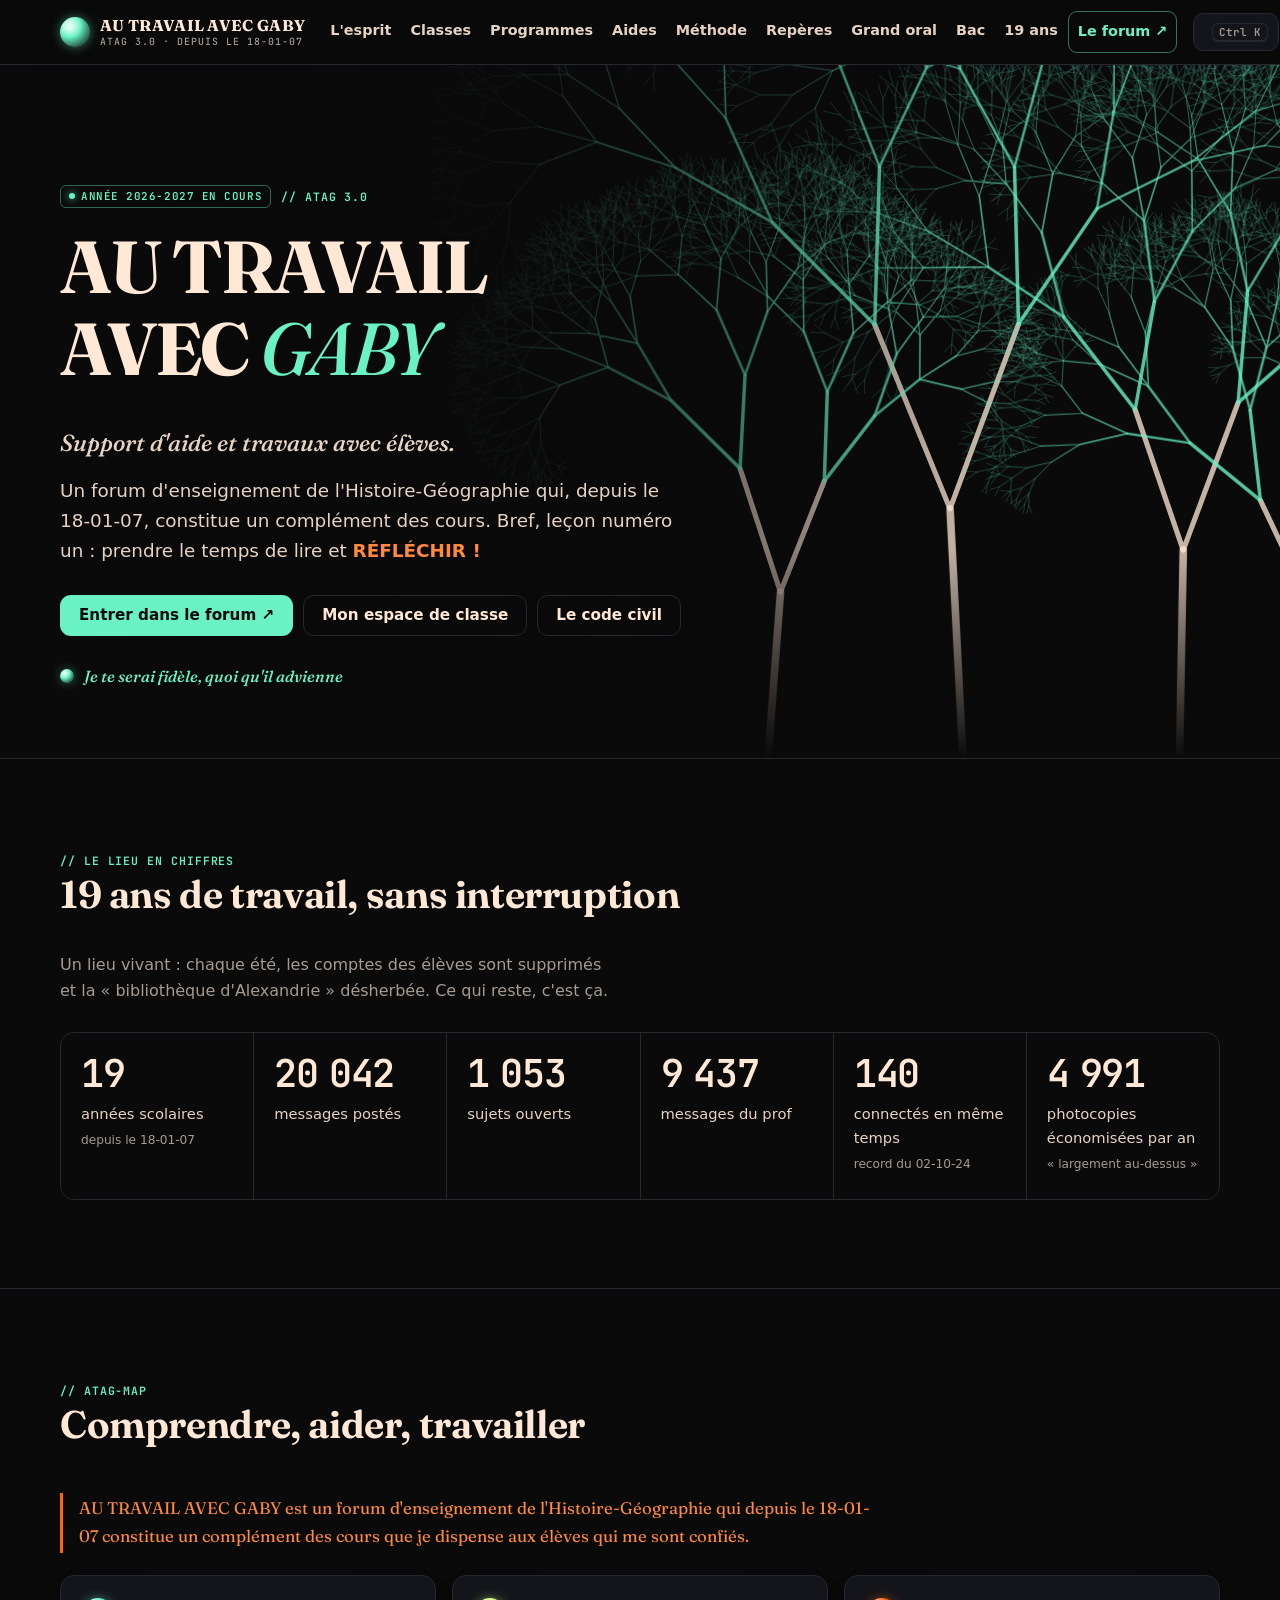
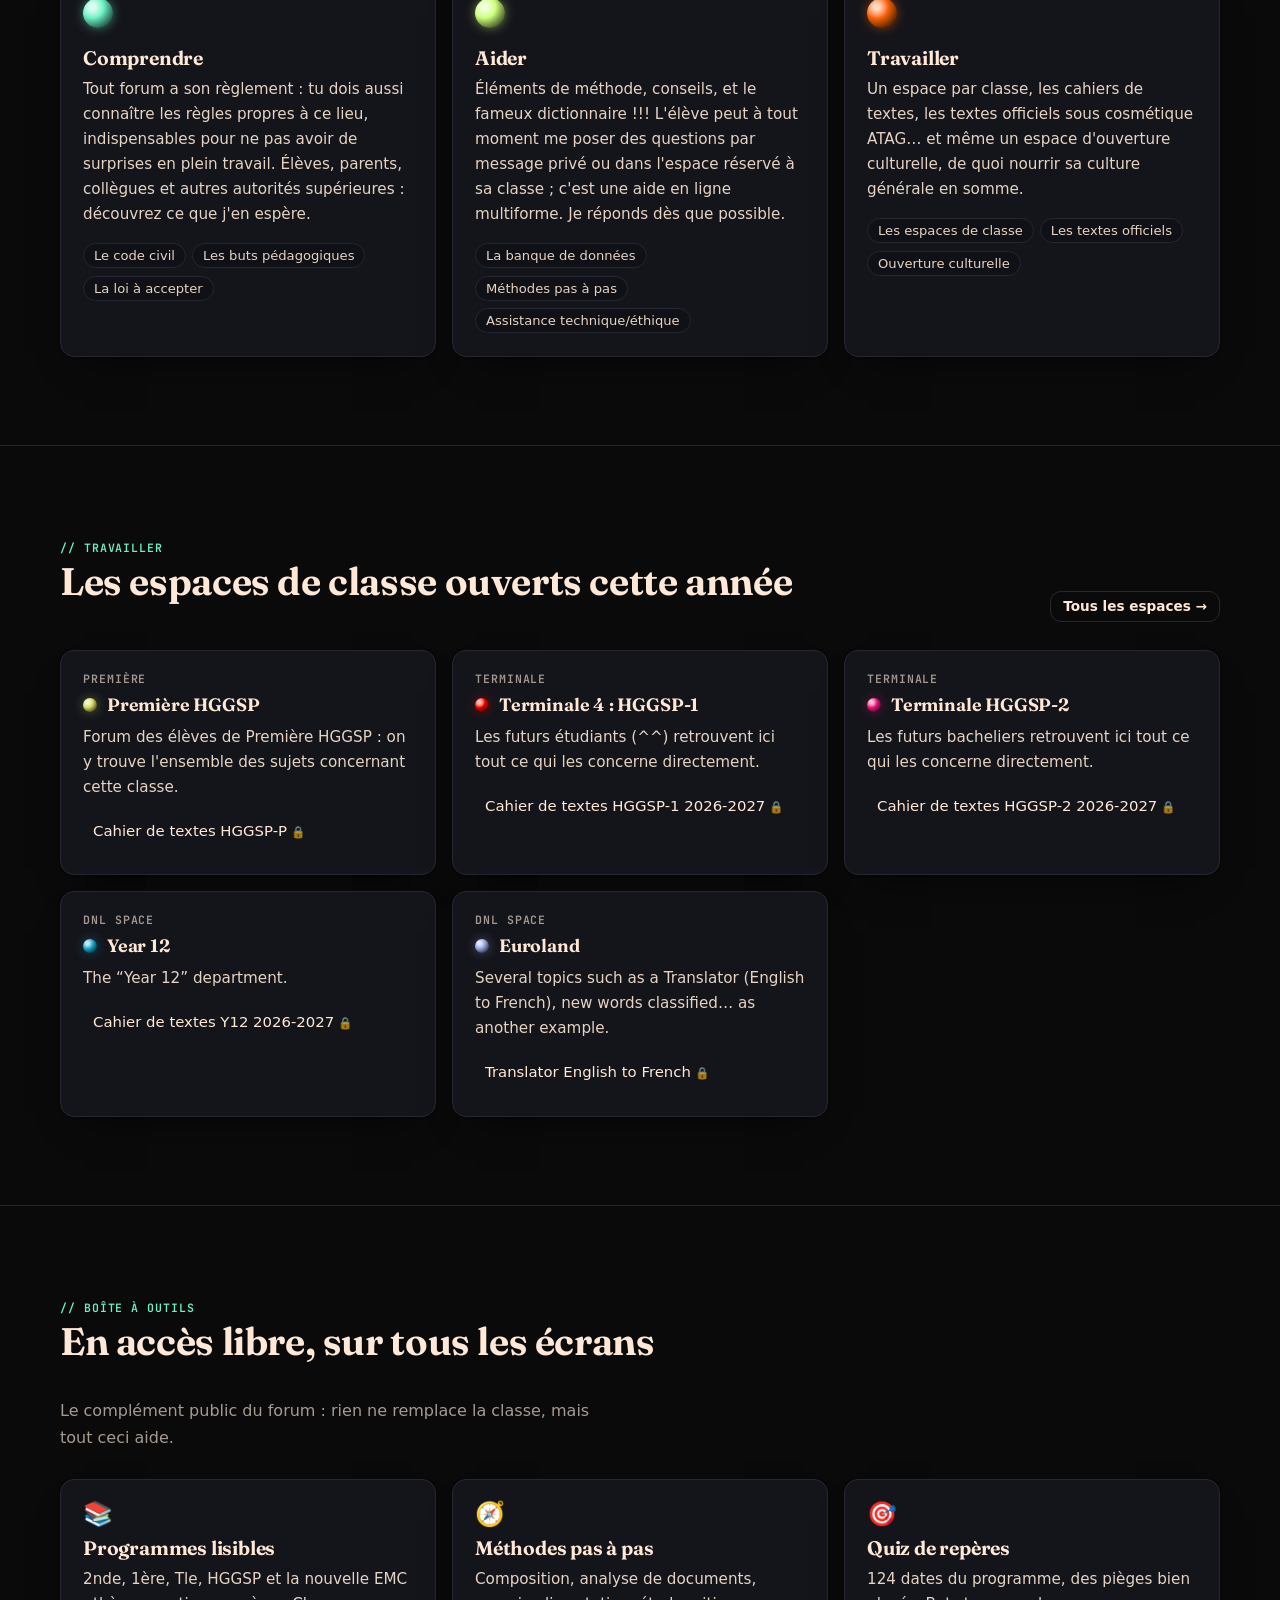
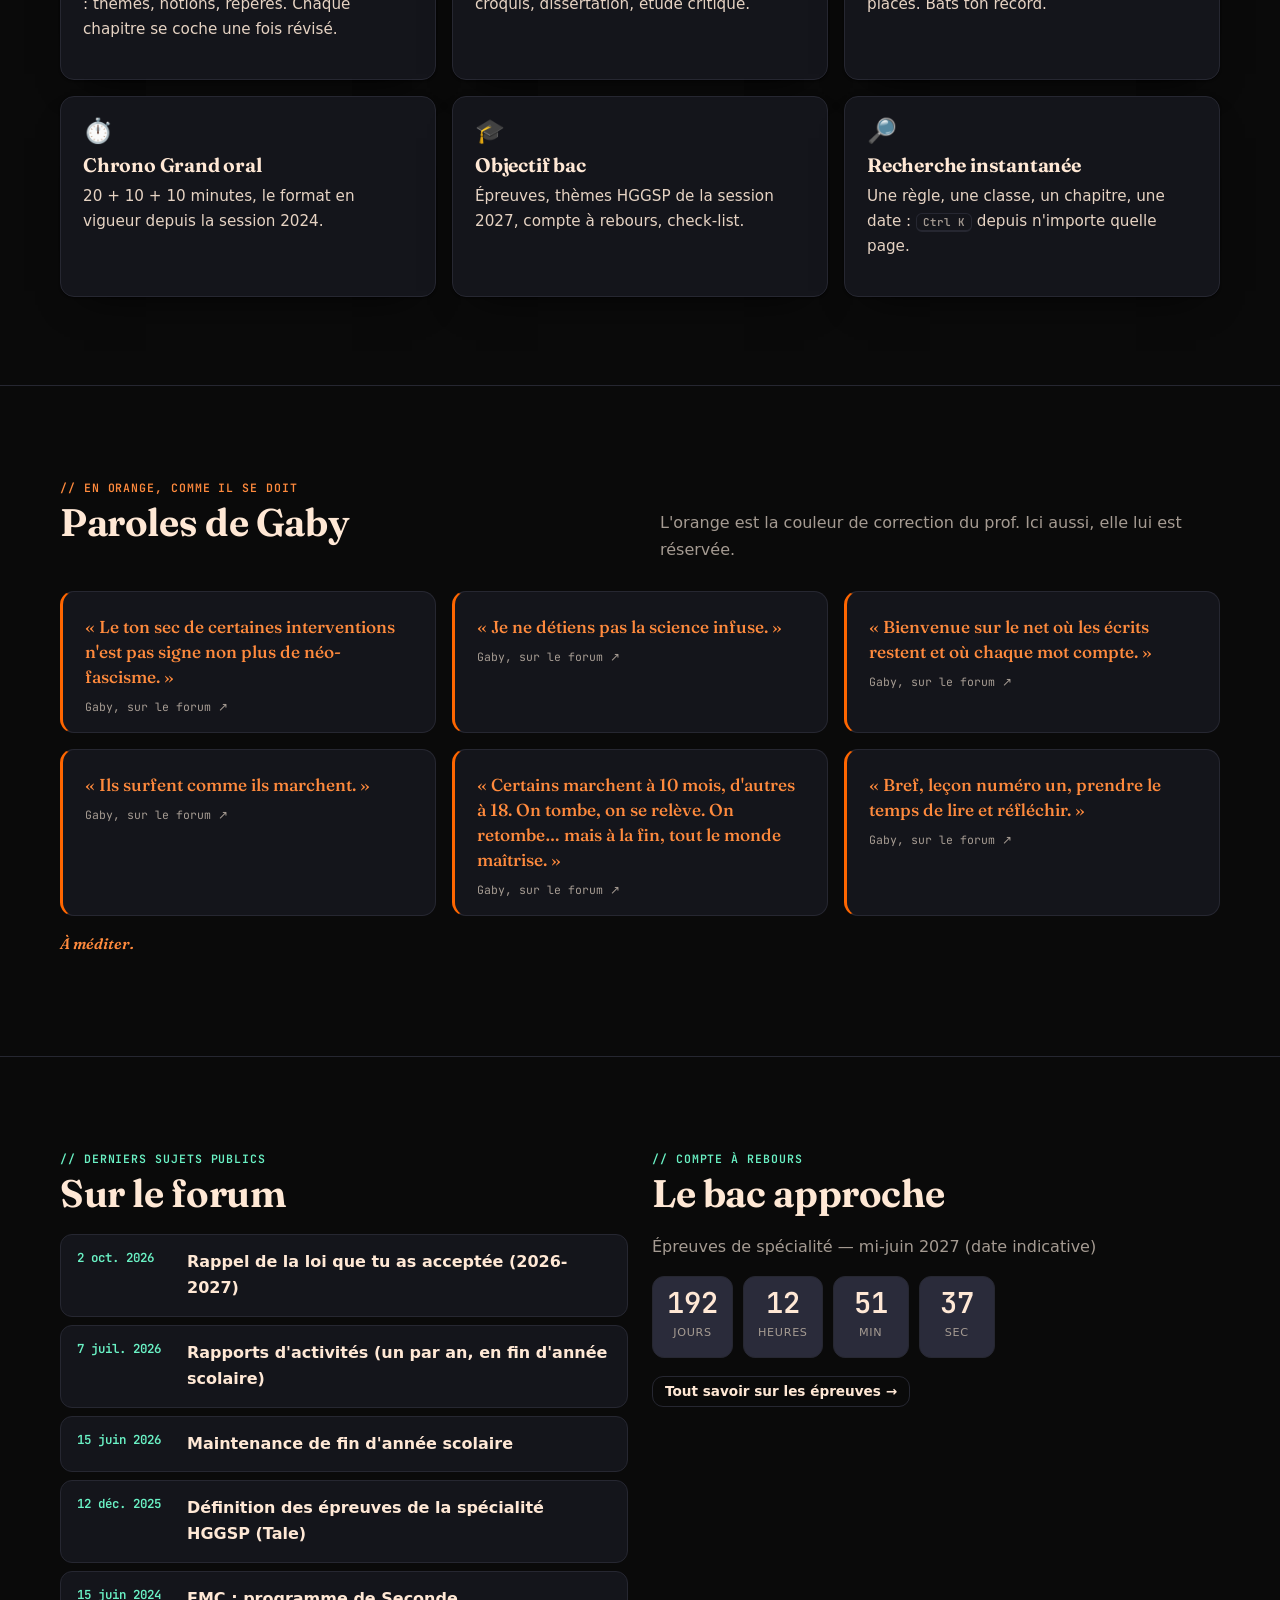
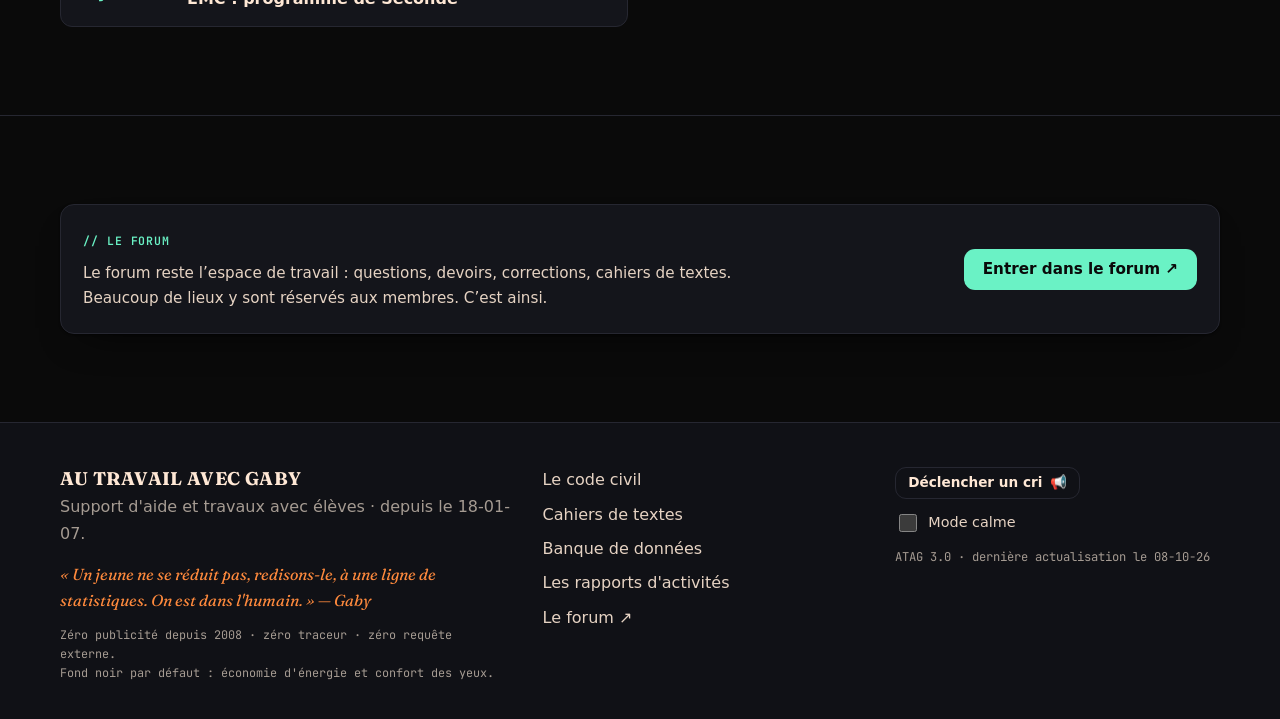
<file: index.html>
<!doctype html>
<html lang="fr">
<head>
  <meta charset="utf-8">
  <meta name="viewport" content="width=device-width, initial-scale=1">
  <title>AU TRAVAIL AVEC GABY — Support d'aide et travaux avec élèves</title>
  <meta name="description" content="Le lieu de travail des élèves de Gaby en Histoire-Géographie, EMC et HGGSP, depuis le 18-01-07 : règles, espaces de classe, programmes, méthodes, Grand oral, repères.">
  <meta name="theme-color" content="#0a0a0a">
  <link rel="icon" href="assets/favicon.svg" type="image/svg+xml">
  <link rel="preload" href="assets/fonts/fraunces.woff2" as="font" type="font/woff2" crossorigin>
  <link rel="stylesheet" href="assets/style.css">
  <script>
    try { var t = localStorage.getItem("gaby.theme"); if (t === "light") document.documentElement.dataset.theme = "light"; } catch (e) {}
  </script>
</head>
<body>
  <a class="skip" href="#app">Aller au contenu</a>

  <p class="mobile-note" id="mobileNote" hidden>
    <span><b>Règle maison :</b> le téléphone, c'est pour consulter. Pour travailler, c'est au bureau, devant un ordinateur.</span>
    <button type="button" aria-label="Fermer">×</button>
  </p>

  <header class="topbar">
    <div class="wrap topbar__in">
      <a class="brand" href="#/" aria-label="Accueil — AU TRAVAIL AVEC GABY">
        <span class="planet planet--lg" style="--p:#6af2c5" aria-hidden="true"></span>
        <span class="brand__txt"><b>AU TRAVAIL AVEC GABY</b><small>ATAG 3.0 · DEPUIS LE 18-01-07</small></span>
      </a>

      <nav class="nav" id="nav" aria-label="Navigation principale">
        <a href="#/esprit">L'esprit</a>
        <a href="#/classes">Classes</a>
        <a href="#/textes">Programmes</a>
        <a href="#/aides">Aides</a>
        <a href="#/methode">Méthode</a>
        <a href="#/reperes">Repères</a>
        <a href="#/oraux">Grand oral</a>
        <a href="#/bac">Bac</a>
        <a href="#/histoire">19 ans</a>
        <a class="nav__forum" href="https://autravailavecgaby.forumactif.fr/" target="_blank" rel="noopener">Le forum ↗</a>
      </nav>

      <div class="tools">
        <button class="iconbtn search-open" type="button" aria-label="Rechercher (Ctrl+K)" title="Rechercher (Ctrl+K)">
          <svg viewBox="0 0 24 24" width="18" height="18" aria-hidden="true"><circle cx="11" cy="11" r="7" fill="none" stroke="currentColor" stroke-width="2"/><path d="M20 20l-3.5-3.5" stroke="currentColor" stroke-width="2" stroke-linecap="round"/></svg>
          <kbd>Ctrl K</kbd>
        </button>
        <button class="iconbtn" id="themeBtn" type="button" aria-label="Changer de thème" title="Noir (par défaut) / papier">
          <svg class="i-moon" viewBox="0 0 24 24" width="18" height="18" aria-hidden="true"><path d="M20 14.5A8.5 8.5 0 0 1 9.5 4a8.5 8.5 0 1 0 10.5 10.5z" fill="currentColor"/></svg>
          <svg class="i-sun" viewBox="0 0 24 24" width="18" height="18" aria-hidden="true"><circle cx="12" cy="12" r="4.5" fill="currentColor"/><g stroke="currentColor" stroke-width="2" stroke-linecap="round"><path d="M12 1.5v3M12 19.5v3M1.5 12h3M19.5 12h3M4.6 4.6l2.1 2.1M17.3 17.3l2.1 2.1M4.6 19.4l2.1-2.1M17.3 6.7l2.1-2.1"/></g></svg>
        </button>
        <button class="iconbtn menu-btn" id="menuBtn" type="button" aria-label="Menu" aria-expanded="false" aria-controls="nav">
          <svg viewBox="0 0 24 24" width="20" height="20" aria-hidden="true"><path d="M3 6h18M3 12h18M3 18h18" stroke="currentColor" stroke-width="2" stroke-linecap="round"/></svg>
        </button>
      </div>
    </div>
  </header>

  <main id="app" tabindex="-1"></main>

  <footer class="footer">
    <div class="wrap footer__in">
      <div>
        <p class="footer__brand">AU TRAVAIL AVEC GABY</p>
        <p class="muted" style="margin:0">Support d'aide et travaux avec élèves · depuis le 18-01-07.</p>
        <p class="quote" id="quote"></p>
        <p class="sober">Zéro publicité depuis 2008 · zéro traceur · zéro requête externe.<br>Fond noir par défaut : économie d'énergie et confort des yeux.</p>
      </div>
      <div class="footer__links">
        <a href="#/esprit/code-civil">Le code civil</a>
        <a href="#/classes">Cahiers de textes</a>
        <a href="#/aides">Banque de données</a>
        <a href="#/histoire">Les rapports d'activités</a>
        <a href="https://autravailavecgaby.forumactif.fr/" target="_blank" rel="noopener">Le forum ↗</a>
      </div>
      <div class="footer__fun">
        <button class="btn btn--ghost btn--sm" id="criBtn" type="button" title="Vous êtes prévenus.">Déclencher un cri <span aria-hidden="true">📢</span></button>
        <label class="switch"><input type="checkbox" id="calmToggle"> <span>Mode calme</span></label>
        <p class="tiny mono" id="actualise"></p>
      </div>
    </div>
  </footer>

  <div class="cri" id="cri" aria-live="assertive" hidden><span id="criTxt"></span></div>
  <div class="toast" id="toast" role="status" aria-live="polite" hidden></div>

  <div class="palette" id="palette" hidden>
    <div class="palette__box" role="dialog" aria-modal="true" aria-label="Recherche">
      <input id="paletteInput" type="search" placeholder="Une règle, une classe, un chapitre, une date…" autocomplete="off" spellcheck="false">
      <ul id="paletteList" role="listbox"></ul>
      <p class="palette__hint mono">↑↓ pour naviguer · Entrée pour ouvrir · Échap pour fermer</p>
    </div>
  </div>

  <script src="assets/data.js"></script>
  <script src="assets/atag.js"></script>
  <script src="assets/app.js"></script>
</body>
</html>
</file>
<file: assets/style.css>
/* ===== Polices (hébergées localement : aucune requête externe) ===== */
@font-face { font-family: "Fraunces"; src: url("fonts/fraunces.woff2") format("woff2"); font-weight: 400 800; font-style: normal; font-display: swap; }
@font-face { font-family: "Fraunces"; src: url("fonts/fraunces-italic.woff2") format("woff2"); font-weight: 400 700; font-style: italic; font-display: swap; }
@font-face { font-family: "JetBrains Mono"; src: url("fonts/jetbrains-mono.woff2") format("woff2"); font-weight: 400 600; font-style: normal; font-display: swap; }

/* ===== Tokens : thème ATAG (noir, par choix du prof : énergie et confort des yeux) ===== */
:root {
  --bg: #0a0a0a; --bg-2: #101116; --surface: #14151b; --bar: #2a2b3a; --ink: #ffe8d5; --ink-2: #e6d3c3; --muted: #a59b92;
  --line: #262731; --link: #6af2c5; --anis: #ccff79; --prof: #ff6600; --prof-ink: #ff8a3d; --on-accent: #0a0a0a;
  --c2: #6feb28; --c1: #f2b416; --ct: #ff5a5f; --cs: #f01880;
  --shadow: 0 1px 2px rgb(0 0 0 / .5), 0 18px 40px -24px rgb(0 0 0 / .9);
  --radius: 14px; --serif: "Fraunces", Georgia, serif; --sans: system-ui, -apple-system, "Segoe UI", Roboto, "Helvetica Neue", Arial, sans-serif; --mono: "JetBrains Mono", ui-monospace, Menlo, monospace;
  color-scheme: dark;
}
:root[data-theme="light"] {
  --bg: #f6f1e7; --bg-2: #eee6d6; --surface: #fffdf8; --bar: #e6dccb; --ink: #17151a; --ink-2: #3a3540; --muted: #6a6470;
  --line: #e0d5c2; --link: #0a7a5a; --anis: #4d7c0f; --prof: #c2410c; --prof-ink: #c2410c; --on-accent: #fff;
  --c2: #2f8a12; --c1: #a16207; --ct: #c81e3a; --cs: #be185d;
  --shadow: 0 1px 2px rgb(30 25 10 / .06), 0 10px 26px -14px rgb(30 25 10 / .22); color-scheme: light;
}

/* ===== Base ===== */
*, *::before, *::after { box-sizing: border-box; }
[hidden] { display: none !important; }
html { -webkit-text-size-adjust: 100%; scroll-behavior: smooth; }
body { margin: 0; background: var(--bg); color: var(--ink); font: 16px/1.65 var(--sans); overflow-x: hidden; }
img, svg { max-width: 100%; }
a { color: var(--link); text-decoration-thickness: 1px; text-underline-offset: 3px; }
a:hover { color: var(--anis); }
h1, h2, h3, h4 { font-family: var(--serif); line-height: 1.12; margin: 0 0 .5em; font-weight: 650; letter-spacing: -.01em; color: var(--ink); }
h1 { font-size: clamp(2.2rem, 6vw, 4.6rem); font-weight: 700; letter-spacing: -.025em; }
h2 { font-size: clamp(1.6rem, 3.4vw, 2.4rem); }
h3 { font-size: 1.22rem; }
p { margin: 0 0 1em; }
.wrap { width: min(1160px, 100% - 32px); margin-inline: auto; }
.muted { color: var(--muted); }
.mono { font-family: var(--mono); }
.tiny { font-size: .76rem; color: var(--muted); }
.skip { position: absolute; left: -9999px; top: 8px; z-index: 100; background: var(--ink); color: var(--bg); padding: 8px 12px; border-radius: 8px; }
.skip:focus { left: 8px; }
:focus-visible { outline: 3px solid var(--link); outline-offset: 2px; border-radius: 6px; }
main:focus, main:focus-visible { outline: none; }
kbd { white-space: nowrap; font: 600 .68rem var(--mono); border: 1px solid var(--line); border-bottom-width: 2px; border-radius: 6px; padding: 1px 6px; color: var(--muted); background: var(--surface); }
.label { font: 600 .72rem/1 var(--mono); letter-spacing: .08em; text-transform: uppercase; color: var(--link); }
.prof { color: var(--prof-ink); }

/* ===== Planètes (hommage aux icônes du forum) ===== */
.planet { --p: var(--link); display: inline-block; width: 14px; height: 14px; border-radius: 50%; flex-shrink: 0; vertical-align: -2px;
  background: radial-gradient(circle at 32% 30%, color-mix(in srgb, var(--p) 25%, #fff) 0 10%, var(--p) 38%, color-mix(in srgb, var(--p) 35%, #000) 78%, #000 100%);
  box-shadow: 0 0 12px -2px color-mix(in srgb, var(--p) 70%, transparent); }
.planet--lg { width: 30px; height: 30px; }

/* ===== Topbar ===== */
.topbar { position: sticky; top: 0; z-index: 40; background: color-mix(in srgb, var(--bg) 84%, transparent); backdrop-filter: saturate(1.3) blur(12px); -webkit-backdrop-filter: saturate(1.3) blur(12px); border-bottom: 1px solid var(--line); }
.topbar__in { display: flex; align-items: center; gap: 16px; height: 64px; }
.brand { display: flex; align-items: center; gap: 10px; text-decoration: none; flex-shrink: 0; color: var(--ink); }
.brand:hover { color: var(--ink); }
.brand__txt { display: grid; line-height: 1.05; }
.brand__txt b { font: 700 .98rem var(--serif); letter-spacing: .02em; }
.brand__txt small { font: 500 .62rem var(--mono); color: var(--muted); letter-spacing: .1em; }
.nav { display: flex; gap: 1px; margin-left: auto; }
.nav a { text-decoration: none; padding: 8px 9px; border-radius: 9px; font-size: .9rem; font-weight: 550; color: var(--ink-2); white-space: nowrap; }
.nav a:hover { background: var(--bar); color: var(--ink); }
.nav a[aria-current="page"] { background: var(--link); color: var(--on-accent); }
.nav__forum { color: var(--link) !important; border: 1px solid color-mix(in srgb, var(--link) 45%, transparent); }
.tools { display: flex; gap: 6px; align-items: center; }
.iconbtn { display: inline-flex; align-items: center; gap: 8px; height: 38px; min-width: 38px; justify-content: center; padding: 0 10px; border-radius: 10px; border: 1px solid var(--line); background: var(--surface); color: var(--ink); cursor: pointer; }
.iconbtn:hover { border-color: var(--link); }
.i-sun { display: none; } :root[data-theme="light"] .i-sun { display: block; } :root[data-theme="light"] .i-moon { display: none; }
.menu-btn { display: none; }
@media (max-width: 1180px) {
  .menu-btn { display: inline-flex; }
  .tools { margin-left: auto; }
  .nav { position: absolute; top: 64px; left: 0; right: 0; flex-direction: column; gap: 0; padding: 8px 16px 16px; background: var(--bg); border-bottom: 1px solid var(--line); box-shadow: var(--shadow); display: none; max-height: calc(100vh - 64px); overflow-y: auto; }
  .nav.open { display: flex; }
  .nav a { padding: 12px; font-size: 1rem; }
  .nav__forum { margin-top: 6px; text-align: center; }
}
@media (max-width: 560px) { .search-open kbd { display: none; } }
@media (max-width: 480px) {
  .topbar__in { gap: 8px; }
  .brand { gap: 8px; min-width: 0; }
  .brand .planet--lg { width: 22px; height: 22px; }
  .brand__txt { min-width: 0; }
  .brand__txt b { font-size: .8rem; white-space: nowrap; }
  .brand__txt small { font-size: .55rem; }
  .tools { gap: 4px; }
  .iconbtn { min-width: 36px; height: 36px; padding: 0 8px; }
  .brand { flex: 1 1 auto; }
}
@media (max-width: 400px) {
  .brand__txt small { display: none; }
  .brand__txt b { white-space: normal; font-size: .78rem; line-height: 1.1; }
}

/* ===== Boutons ===== */
.btn { display: inline-flex; align-items: center; gap: 8px; padding: 12px 18px; border-radius: 11px; border: 1px solid transparent; font: 650 .95rem/1 var(--sans); cursor: pointer; text-decoration: none; transition: transform .15s ease, background .15s, border-color .15s; }
.btn:active { transform: translateY(1px); }
.btn--primary { background: var(--link); color: var(--on-accent); }
.btn--primary:hover { background: var(--anis); color: var(--on-accent); }
.btn--ghost { background: transparent; border-color: var(--line); color: var(--ink); }
.btn--ghost:hover { border-color: var(--link); color: var(--ink); }
.btn--sm { padding: 8px 12px; font-size: .85rem; }
.chips { display: flex; flex-wrap: wrap; gap: 6px; padding: 0; margin: 0; list-style: none; }
.chip { font-size: .82rem; padding: 4px 10px; border-radius: 999px; background: var(--bg-2); border: 1px solid var(--line); color: var(--ink-2); text-decoration: none; }
a.chip:hover { border-color: var(--link); color: var(--ink); }
.tag { display: inline-block; font: 650 .68rem/1 var(--mono); letter-spacing: .04em; padding: 5px 8px; border-radius: 6px; background: var(--lvl, var(--link)); color: #0a0a0a; white-space: nowrap; }
:root[data-theme="light"] .tag { color: #fff; }
.badge { display: inline-flex; align-items: center; gap: 6px; font: 600 .68rem/1 var(--mono); letter-spacing: .05em; text-transform: uppercase; padding: 5px 8px; border-radius: 6px; border: 1px solid var(--line); color: var(--muted); white-space: nowrap; }
.badge--live { color: var(--link); border-color: color-mix(in srgb, var(--link) 40%, transparent); }
.badge--live::before { content: ""; width: 6px; height: 6px; border-radius: 50%; background: var(--link); box-shadow: 0 0 8px var(--link); }
.badge--bac { color: var(--prof-ink); border-color: color-mix(in srgb, var(--prof) 50%, transparent); }

/* ===== Hero ===== */
.hero { position: relative; padding: clamp(56px, 10vw, 120px) 0 56px; overflow: hidden; border-bottom: 1px solid var(--line); isolation: isolate; }
.hero__trees { position: absolute; inset: 0; z-index: -1; pointer-events: none; }
.hero__trees svg { position: absolute; right: -4%; bottom: 0; width: min(900px, 95%); height: 100%; }
.hero__trees::after { content: ""; position: absolute; inset: 0; background: linear-gradient(90deg, var(--bg) 0%, color-mix(in srgb, var(--bg) 85%, transparent) 38%, transparent 75%), linear-gradient(0deg, var(--bg), transparent 30%); }
.tree path { fill: none; stroke-linecap: round; }
@media (max-width: 700px) { .hero__trees svg { opacity: .45; width: 130%; right: -40%; } }
.tree .trunk { stroke: color-mix(in srgb, var(--ink) 85%, transparent); }
.tree .branch { stroke: var(--link); }
.draw path { stroke-dasharray: var(--len); stroke-dashoffset: var(--len); animation: draw 1.6s cubic-bezier(.4,.1,.2,1) forwards; animation-delay: var(--d); }
@keyframes draw { to { stroke-dashoffset: 0; } }
.hero__kicker { margin-bottom: 18px; display: flex; gap: 10px; align-items: center; flex-wrap: wrap; }
.hero h1 { max-width: 12ch; }
.hero h1 span { display: block; }
.hero h1 em { font-style: italic; font-weight: 500; color: var(--link); }
.hero__slogan { font: italic 500 clamp(1.1rem, 2.2vw, 1.45rem)/1.3 var(--serif); color: var(--ink-2); margin: 14px 0 6px; }
.hero__lead { font-size: clamp(1.02rem, 1.8vw, 1.15rem); max-width: 640px; color: var(--ink-2); margin: 18px 0 28px; }
.shout { display: inline-block; font-weight: 750; color: var(--ink); }
.shout.is-on { animation: shout .9s cubic-bezier(.2,.9,.3,1.4); color: var(--prof-ink); }
@keyframes shout { 0% { transform: scale(1); } 12% { transform: scale(1.9) rotate(-2deg); } 20% { transform: scale(1.8) translateX(-3px) rotate(2deg); } 28% { transform: scale(1.85) translateX(3px) rotate(-1deg); } 40% { transform: scale(1.75); } 100% { transform: scale(1); } }
.hero__cta { display: flex; flex-wrap: wrap; gap: 10px; }
.devise { font: italic 500 1rem var(--serif); color: var(--link); display: flex; align-items: center; gap: 10px; margin-top: 30px; }

/* ===== Stats ===== */
.stats { display: grid; grid-template-columns: repeat(auto-fit, minmax(170px, 1fr)); gap: 1px; background: var(--line); border: 1px solid var(--line); border-radius: var(--radius); overflow: hidden; }
.stat { background: var(--bg); padding: 22px 20px; }
.stat b { display: block; font: 700 clamp(1.7rem, 3.2vw, 2.4rem)/1 var(--mono); color: var(--ink); letter-spacing: -.03em; }
.stat span { display: block; margin-top: 8px; color: var(--ink-2); font-size: .92rem; }
.stat small { color: var(--muted); font-size: .76rem; }

/* ===== Sections ===== */
.section { padding: clamp(48px, 7vw, 88px) 0; }
.section + .section { border-top: 1px solid var(--line); }
.section__head { display: flex; align-items: end; justify-content: space-between; gap: 16px; flex-wrap: wrap; margin-bottom: 28px; }
.section__head p { max-width: 560px; margin: 0; color: var(--muted); }
.page-head { padding: clamp(40px, 6vw, 76px) 0 32px; border-bottom: 1px solid var(--line); background: radial-gradient(1200px 300px at 85% -50%, color-mix(in srgb, var(--lvl, var(--link)) 18%, transparent), transparent 70%); }
.page-head p { max-width: 740px; color: var(--ink-2); font-size: 1.08rem; }
.crumbs { font: .78rem var(--mono); color: var(--muted); margin-bottom: 14px; }
.crumbs a { text-decoration: none; color: var(--muted); } .crumbs a:hover { color: var(--link); }
.subnav { position: sticky; top: 64px; z-index: 30; background: color-mix(in srgb, var(--bg) 90%, transparent); backdrop-filter: blur(10px); -webkit-backdrop-filter: blur(10px); border-bottom: 1px solid var(--line); }
.subnav .chips { padding: 10px 0; flex-wrap: nowrap; overflow-x: auto; scrollbar-width: none; }
.subnav .chips::-webkit-scrollbar { display: none; }
.anchor { scroll-margin-top: 130px; }

/* ===== Cartes ===== */
.grid { display: grid; gap: 16px; }
.grid--4 { grid-template-columns: repeat(auto-fill, minmax(min(100%, 250px), 1fr)); }
.grid--3 { grid-template-columns: repeat(auto-fill, minmax(min(100%, 290px), 1fr)); }
.grid--2 { grid-template-columns: repeat(auto-fill, minmax(min(100%, 440px), 1fr)); }
.card { background: var(--surface); border: 1px solid var(--line); border-radius: var(--radius); padding: 22px; box-shadow: var(--shadow); min-width: 0; color: var(--ink); }
a.card { text-decoration: none; display: block; transition: transform .2s, border-color .2s; }
a.card:hover { transform: translateY(-3px); border-color: var(--lvl, var(--link)); color: var(--ink); }
.card h3 { margin-bottom: .35em; }
.card p { color: var(--ink-2); font-size: .95rem; }
.card--lvl { border-top: 3px solid var(--lvl); }
.card__icon { font-size: 1.5rem; line-height: 1; margin-bottom: 12px; display: block; }
.progress { height: 5px; background: var(--bar); border-radius: 99px; overflow: hidden; margin-top: 14px; }
.progress i { display: block; height: 100%; width: 0; background: var(--lvl, var(--link)); border-radius: 99px; transition: width .5s ease; }
.progress-txt { font: .74rem var(--mono); color: var(--muted); margin-top: 6px; }
.c2 { --lvl: var(--c2); } .c1 { --lvl: var(--c1); } .ct { --lvl: var(--ct); } .cs { --lvl: var(--cs); }
.catbar { display: flex; align-items: center; gap: 12px; background: var(--bar); border-radius: 10px 10px 0 0; padding: 12px 16px; font: 700 .82rem var(--mono); letter-spacing: .12em; color: var(--ink); margin-top: 26px; }
.catbar + .catbody { border: 1px solid var(--line); border-top: 0; border-radius: 0 0 var(--radius) var(--radius); padding: 16px; background: var(--bg-2); }

/* ===== Espaces de classe ===== */
.space { display: grid; gap: 10px; align-content: start; }
.space__top { display: flex; gap: 10px; align-items: center; justify-content: space-between; flex-wrap: wrap; }
.space h3 { display: flex; align-items: center; gap: 10px; margin: 0; font-size: 1.12rem; }
.space__desc { margin: 0; color: var(--ink-2); font-size: .93rem; }
.links { list-style: none; margin: 0; padding: 0; display: grid; gap: 2px; }
.links a { display: flex; flex-wrap: wrap; gap: 2px 10px; align-items: baseline; justify-content: space-between; padding: 9px 10px; border-radius: 9px; text-decoration: none; color: var(--ink); font-size: .93rem; }
.links a:hover { background: var(--bar); color: var(--ink); }
.links a span { min-width: 0; }
.links small { color: var(--muted); font-size: .76rem; }
.lock::after { content: " 🔒"; font-size: .78em; opacity: .7; }
.ext::after { content: " ↗"; color: var(--link); }

/* ===== Citations du prof (orange : sa couleur) ===== */
.quote-card { position: relative; padding: 22px 22px 18px; border-radius: var(--radius); background: var(--surface); border: 1px solid var(--line); border-left: 3px solid var(--prof); text-decoration: none; display: block; color: var(--ink); }
.quote-card:hover { border-color: var(--prof); color: var(--ink); }
.quote-card q { display: block; font: 500 1.08rem/1.45 var(--serif); color: var(--prof-ink); quotes: "« " " »"; }
.quote-card small { display: block; margin-top: 10px; font: .72rem var(--mono); color: var(--muted); }
.meditate { font: italic 600 .95rem var(--serif); color: var(--prof-ink); }
.prof-says { border-left: 3px solid var(--prof); padding: 2px 0 2px 16px; margin: 0 0 1em; color: var(--prof-ink); font-family: var(--serif); font-size: 1.05rem; }

/* ===== Code civil ===== */
.rules { display: grid; gap: 12px; grid-template-columns: repeat(auto-fill, minmax(min(100%, 340px), 1fr)); counter-reset: r; }
.rule { position: relative; background: var(--surface); border: 1px solid var(--line); border-radius: var(--radius); padding: 20px 20px 18px 20px; }
.rule__n { font: 700 .72rem var(--mono); letter-spacing: .1em; color: var(--link); text-transform: uppercase; }
.rule h3 { margin: 6px 0 8px; font-size: 1.08rem; }
.rule p { margin: 0; color: var(--ink-2); font-size: .93rem; }
.rule--orange { border-color: color-mix(in srgb, var(--prof) 60%, transparent); }
.rule--orange .rule__n, .rule--orange h3 { color: var(--prof-ink); }

/* ===== Barème ===== */
.scale { position: relative; margin: 34px 0 10px; height: 10px; border-radius: 99px; background: linear-gradient(90deg, #444 0%, #444 33%, var(--prof) 33%, var(--c1) 55%, var(--link) 80%, var(--anis) 100%); }
.scale__mark { position: absolute; top: 50%; transform: translate(-50%, -50%); width: 20px; height: 20px; border-radius: 50%; background: var(--bg); border: 3px solid var(--ink); cursor: help; }
.scale__mark b { white-space: nowrap; position: absolute; bottom: 24px; left: 50%; transform: translateX(-50%); font: 700 .95rem var(--mono); color: var(--ink); }
.scale__ticks { display: flex; justify-content: space-between; font: .72rem var(--mono); color: var(--muted); }
.calc { display: flex; flex-wrap: wrap; gap: 10px; align-items: end; margin-top: 10px; }
.calc label { display: grid; gap: 4px; font-size: .8rem; color: var(--muted); }
.calc input { width: 92px; padding: 10px; border-radius: 10px; border: 1px solid var(--line); background: var(--bg); color: var(--ink); font: 600 1rem var(--mono); }
.calc output { font: 700 1.4rem var(--mono); color: var(--link); padding: 6px 0; }

/* ===== Frise 19 ans ===== */
.years { position: relative; display: grid; gap: 0; }
.years::before { content: ""; position: absolute; left: 76px; top: 0; bottom: 0; width: 2px; background: linear-gradient(var(--link), color-mix(in srgb, var(--link) 15%, transparent)); }
.year { position: relative; display: grid; grid-template-columns: 64px 1fr; gap: 36px; padding: 16px 0; }
.year__y { font: 700 1.05rem var(--mono); color: var(--ink); text-align: right; padding-top: 2px; }
.year__dot { position: absolute; left: 70px; top: 22px; width: 14px; height: 14px; }
.year h3 { margin: 0 0 4px; font-size: 1.15rem; }
.year p { margin: 0; color: var(--ink-2); font-size: .95rem; }
.year .prof-says { margin: 10px 0 0; font-size: .98rem; }
.year--now h3 { color: var(--link); }
@media (max-width: 560px) { .years::before { left: 6px; } .year { grid-template-columns: 1fr; gap: 4px; padding-left: 28px; } .year__y { text-align: left; } .year__dot { left: 0; } }

/* ===== Terminal (maintenance) ===== */
.term { background: #050505; border: 1px solid var(--line); border-radius: var(--radius); padding: 18px 20px; font: .85rem/1.7 var(--mono); color: #b7f7dc; overflow-x: auto; }
:root[data-theme="light"] .term { background: #15161c; }
.term b { color: var(--anis); font-weight: 600; }
.term li { list-style: none; } .term ul { margin: 8px 0 0; padding: 0; }
.term li::before { content: "$ "; color: #5c6670; }

/* ===== Niveaux (programmes) ===== */
.tabs { display: flex; gap: 6px; flex-wrap: wrap; margin: 26px 0 0; }
.tab { padding: 9px 16px; border-radius: 999px; border: 1px solid var(--line); background: var(--surface); font: 600 .93rem var(--sans); cursor: pointer; color: var(--ink-2); text-decoration: none; }
.tab:hover { border-color: var(--lvl, var(--link)); color: var(--ink); }
.tab[aria-selected="true"] { background: var(--lvl, var(--link)); border-color: var(--lvl, var(--link)); color: #0a0a0a; }
:root[data-theme="light"] .tab[aria-selected="true"] { color: #fff; }
.part__sub { font-family: var(--serif); font-style: italic; color: var(--muted); font-size: 1.1rem; margin: 26px 0 18px; }
.theme { background: var(--surface); border: 1px solid var(--line); border-radius: var(--radius); margin-bottom: 12px; overflow: hidden; }
.theme > summary { list-style: none; cursor: pointer; padding: 18px 20px; display: grid; grid-template-columns: auto 1fr auto; gap: 14px; align-items: center; }
.theme > summary::-webkit-details-marker { display: none; }
.theme__num { font: 700 .8rem var(--mono); color: var(--lvl); border: 1.5px solid var(--lvl); border-radius: 8px; padding: 5px 8px; }
.theme__title { font: 650 1.08rem/1.3 var(--serif); }
.theme__title .badge { margin-left: 8px; vertical-align: 2px; }
.theme__count { font: .74rem var(--mono); color: var(--muted); white-space: nowrap; }
.theme__chev { transition: transform .2s; color: var(--muted); }
.theme[open] .theme__chev { transform: rotate(180deg); }
.theme__body { padding: 0 20px 20px; display: grid; gap: 10px; }
.chap { border: 1px solid var(--line); border-radius: 12px; padding: 14px 16px; background: var(--bg-2); }
.chap__top { display: flex; gap: 12px; align-items: flex-start; }
.chap h4 { font: 600 .98rem/1.4 var(--sans); margin: 0 0 8px; flex: 1; color: var(--ink); }
.chap__lbl { font: 600 .66rem var(--mono); letter-spacing: .06em; text-transform: uppercase; color: var(--muted); margin: 10px 0 6px; }
.reps { margin: 0; padding: 0; list-style: none; display: grid; gap: 4px; font-size: .9rem; color: var(--ink-2); }
.reps li { display: flex; gap: 10px; }
.reps b { font: 600 .8rem/1.65 var(--mono); color: var(--lvl); white-space: nowrap; }
.check { display: inline-flex; align-items: center; gap: 6px; font-size: .8rem; color: var(--muted); cursor: pointer; white-space: nowrap; user-select: none; }
.check input { width: 18px; height: 18px; accent-color: var(--lvl, var(--link)); cursor: pointer; }
.callout { border-left: 3px solid var(--lvl, var(--link)); background: color-mix(in srgb, var(--lvl, var(--link)) 7%, transparent); padding: 12px 14px; border-radius: 0 10px 10px 0; font-size: .92rem; color: var(--ink-2); }
.callout b { font: 600 .68rem var(--mono); text-transform: uppercase; letter-spacing: .05em; display: block; margin-bottom: 3px; color: var(--lvl, var(--link)); }

/* ===== Méthode ===== */
.steps { counter-reset: s; list-style: none; padding: 0; margin: 16px 0; display: grid; gap: 10px; }
.steps li { counter-increment: s; display: grid; grid-template-columns: 34px 1fr; gap: 12px; }
.steps li::before { content: counter(s); display: grid; place-items: center; width: 30px; height: 30px; border-radius: 50%; background: var(--bar); color: var(--link); font: 700 .85rem var(--mono); border: 1px solid color-mix(in srgb, var(--link) 35%, transparent); }
.steps b { display: block; }
.steps span { color: var(--ink-2); font-size: .93rem; }
.pitfalls { margin: 0; padding-left: 0; list-style: none; display: grid; gap: 4px; font-size: .9rem; color: var(--ink-2); }
.pitfalls li::before { content: "✕ "; color: var(--prof-ink); font-weight: 700; }
.method { scroll-margin-top: 84px; }
.method__head { display: flex; gap: 12px; align-items: center; justify-content: space-between; flex-wrap: wrap; }

/* ===== Chrono ===== */
.timer { display: grid; grid-template-columns: 280px 1fr; gap: 28px; align-items: center; }
.ring { position: relative; width: 260px; height: 260px; margin: auto; }
.ring svg { transform: rotate(-90deg); width: 100%; height: 100%; }
.ring circle { fill: none; stroke-width: 10; }
.ring .bg { stroke: var(--bar); }
.ring .fg { stroke: var(--link); stroke-linecap: round; transition: stroke-dashoffset .3s linear; filter: drop-shadow(0 0 6px color-mix(in srgb, var(--link) 60%, transparent)); }
.ring__txt { position: absolute; inset: 0; display: grid; place-content: center; text-align: center; }
.ring__time { font: 700 3.2rem/1 var(--mono); letter-spacing: -.03em; }
.ring__phase { font-size: .85rem; color: var(--muted); margin-top: 6px; }
.phases { display: grid; gap: 8px; margin: 0 0 18px; padding: 0; list-style: none; }
.phases li { display: grid; grid-template-columns: 1fr auto; gap: 2px 12px; padding: 12px 14px; border-radius: 12px; border: 1px solid var(--line); background: var(--bg-2); cursor: pointer; }
.phases li small { grid-column: 1 / -1; color: var(--muted); font-size: .85rem; }
.phases li.is-active { border-color: var(--link); background: color-mix(in srgb, var(--link) 8%, var(--surface)); }
.phases li.is-done { opacity: .5; }
.phases b { font-weight: 600; }
.phases code { font: 600 .85rem var(--mono); color: var(--muted); }
.ctrls { display: flex; gap: 8px; flex-wrap: wrap; }
@media (max-width: 760px) { .timer { grid-template-columns: 1fr; } .ring { width: 220px; height: 220px; } .ring__time { font-size: 2.6rem; } }

/* ===== Quiz ===== */
.quiz { max-width: 720px; margin: 0 auto; text-align: center; }
.quiz__q { font: 650 clamp(1.3rem, 3vw, 1.8rem)/1.3 var(--serif); margin: 14px 0 26px; min-height: 2.6em; }
.quiz__opts { display: grid; grid-template-columns: 1fr 1fr; gap: 10px; }
.quiz__opt { padding: 16px; border-radius: 12px; border: 1px solid var(--line); background: var(--bg-2); font: 600 1.05rem var(--mono); cursor: pointer; color: var(--ink); }
.quiz__opt:hover:not(:disabled) { border-color: var(--link); transform: translateY(-1px); }
.quiz__opt.ok { background: var(--link); border-color: var(--link); color: #0a0a0a; }
.quiz__opt.ko { background: var(--prof); border-color: var(--prof); color: #0a0a0a; }
.quiz__score { display: flex; justify-content: center; gap: 18px; font: .85rem var(--mono); color: var(--muted); margin-top: 18px; }
.quiz__score b { color: var(--ink); }
.quiz__filters { display: flex; justify-content: center; gap: 6px; flex-wrap: wrap; }
@media (max-width: 480px) { .quiz__opts { grid-template-columns: 1fr; } }
.timeline-list { position: relative; margin: 0; padding: 0 0 0 26px; list-style: none; }
.timeline-list::before { content: ""; position: absolute; left: 7px; top: 6px; bottom: 6px; width: 2px; background: var(--line); }
.timeline-list li { position: relative; padding: 8px 0; display: grid; grid-template-columns: 170px 1fr auto; gap: 14px; align-items: baseline; border-bottom: 1px dashed var(--line); color: var(--ink-2); }
.timeline-list li::before { content: ""; position: absolute; left: -24px; top: 15px; width: 12px; height: 12px; border-radius: 50%; background: var(--lvl, var(--link)); border: 2px solid var(--bg); }
.timeline-list b { font: 600 .9rem var(--mono); color: var(--ink); }
@media (max-width: 640px) { .timeline-list li { grid-template-columns: 1fr; gap: 2px; } }

/* ===== Compte à rebours ===== */
.countdown { display: flex; gap: 10px; flex-wrap: wrap; }
.countdown div { background: var(--bar); border: 1px solid var(--line); border-radius: 12px; padding: 12px 14px; min-width: 76px; text-align: center; }
.countdown b { display: block; font: 700 1.8rem/1 var(--mono); color: var(--ink); }
.countdown span { font-size: .7rem; color: var(--muted); text-transform: uppercase; letter-spacing: .06em; }

/* ===== Flux ===== */
.feed { display: grid; gap: 8px; }
.feed__item { display: grid; grid-template-columns: 96px 1fr; gap: 14px; padding: 14px 16px; background: var(--surface); border: 1px solid var(--line); border-radius: 12px; text-decoration: none; color: var(--ink); }
.feed__item:hover { border-color: var(--link); color: var(--ink); }
.feed__date { font: 600 .78rem/1.4 var(--mono); color: var(--link); }
.feed__item b { font-weight: 600; }
@media (max-width: 520px) { .feed__item { grid-template-columns: 1fr; gap: 4px; } }

/* ===== Lecture longue ===== */
.prose { max-width: 760px; }
.prose p, .prose li { color: var(--ink-2); }
.prose ul { padding-left: 1.1em; display: grid; gap: 8px; }
.dedicace { font: italic 500 1.08rem/1.7 var(--serif); color: var(--prof-ink); margin: 0 0 18px; }
.readtime { font: .74rem var(--mono); color: var(--muted); }

/* ===== Cri ===== */
.cri { position: fixed; inset: 0; z-index: 90; display: grid; place-items: center; background: var(--prof); color: #0a0a0a; pointer-events: none; }
.cri span { font: 800 clamp(2.6rem, 12vw, 9rem)/.95 var(--serif); text-align: center; padding: 0 16px; letter-spacing: -.03em; animation: criPop .75s cubic-bezier(.2,.9,.3,1.5) both; }
@keyframes criPop { 0% { transform: scale(.4); opacity: 0; } 30% { transform: scale(1.12) rotate(-2deg); opacity: 1; } 45% { transform: scale(1) rotate(1.5deg); } 60% { transform: rotate(-1deg); } 100% { transform: none; } }
body.shake #app, body.shake .topbar, body.shake .footer { animation: shake .45s linear; }
@keyframes shake { 0%,100% { transform: none; } 20% { transform: translate(-6px, 2px); } 40% { transform: translate(6px, -2px); } 60% { transform: translate(-4px, 1px); } 80% { transform: translate(3px, -1px); } }

/* ===== Toast, note mobile ===== */
.toast { position: fixed; left: 50%; bottom: 22px; transform: translateX(-50%); z-index: 80; background: var(--ink); color: var(--bg); padding: 12px 18px; border-radius: 12px; box-shadow: var(--shadow); font-size: .93rem; max-width: calc(100% - 32px); animation: toastIn .3s ease both; }
@keyframes toastIn { from { opacity: 0; transform: translate(-50%, 12px); } }
.mobile-note { display: none; }
@media (max-width: 700px) {
  .mobile-note:not([hidden]) { display: flex; gap: 12px; align-items: flex-start; margin: 0; padding: 10px 16px; background: var(--bar); color: var(--ink-2); font-size: .82rem; border-bottom: 1px solid var(--line); }
  .mobile-note button { margin-left: auto; background: none; border: 0; color: var(--muted); font-size: 1.1rem; cursor: pointer; padding: 0 4px; }
}

/* ===== Palette de recherche ===== */
.palette { position: fixed; inset: 0; z-index: 70; background: rgb(0 0 0 / .6); backdrop-filter: blur(4px); display: grid; align-items: start; justify-items: center; padding: 10vh 16px 16px; }
.palette__box { width: min(640px, 100%); background: var(--surface); border: 1px solid var(--line); border-radius: 16px; box-shadow: 0 30px 80px -20px rgb(0 0 0 / .7); overflow: hidden; }
.palette input { width: 100%; padding: 18px 20px; border: 0; border-bottom: 1px solid var(--line); background: transparent; color: var(--ink); font: 500 1.08rem var(--sans); outline: none; }
.palette ul { list-style: none; margin: 0; padding: 6px; max-height: 56vh; overflow-y: auto; }
.palette li a { display: grid; grid-template-columns: auto 1fr; gap: 2px 12px; padding: 10px 12px; border-radius: 10px; text-decoration: none; color: var(--ink); }
.palette li a small { grid-column: 2; color: var(--muted); font-size: .8rem; }
.palette li a .tag { grid-row: span 2; align-self: center; }
.palette li[aria-selected="true"] a { background: var(--bar); }
.palette__hint { margin: 0; padding: 10px 16px; border-top: 1px solid var(--line); font-size: .72rem; color: var(--muted); }
.palette__empty { padding: 22px; text-align: center; color: var(--muted); }

/* ===== Footer ===== */
.footer { border-top: 1px solid var(--line); padding: 44px 0 36px; background: var(--bg-2); }
.footer__in { display: grid; grid-template-columns: 1.4fr 1fr 1fr; gap: 28px; }
.footer__brand { font: 700 1.15rem var(--serif); margin-bottom: 4px; letter-spacing: .02em; }
.footer__links { display: grid; gap: 8px; align-content: start; }
.footer__links a { text-decoration: none; color: var(--ink-2); } .footer__links a:hover { color: var(--link); }
.footer__fun { display: grid; gap: 12px; justify-items: start; align-content: start; }
.footer .quote { font-family: var(--serif); font-style: italic; color: var(--prof-ink); max-width: 460px; margin: 14px 0 0; }
.switch { display: inline-flex; gap: 8px; align-items: center; font-size: .9rem; cursor: pointer; color: var(--ink-2); }
.switch input { width: 18px; height: 18px; accent-color: var(--link); }
.sober { font: .74rem/1.6 var(--mono); color: var(--muted); margin: 12px 0 0; }
@media (max-width: 760px) { .footer__in { grid-template-columns: 1fr; } }

/* ===== Divers ===== */
.split { display: grid; grid-template-columns: 1fr 1fr; gap: 24px; }
@media (max-width: 860px) { .split { grid-template-columns: 1fr; } }
.list { margin: 0; padding-left: 1.1em; display: grid; gap: 6px; color: var(--ink-2); }
.fade-in { animation: fadeIn .35s ease both; }
@keyframes fadeIn { from { opacity: 0; transform: translateY(6px); } }
.boss .topbar { box-shadow: 0 2px 0 var(--prof); }

@media (prefers-reduced-motion: reduce) {
  *, *::before, *::after { animation-duration: .001ms !important; animation-delay: 0s !important; animation-iteration-count: 1 !important; transition-duration: .001ms !important; scroll-behavior: auto !important; }
}
@media print {
  .topbar, .footer, .tabs, .check, .hero__cta, .btn, .toast, .cri, .palette, .subnav, .mobile-note, .hero__trees { display: none !important; }
  :root { --bg: #fff; --ink: #000; --ink-2: #222; --surface: #fff; --bg-2: #fff; --line: #ccc; --link: #0a6; }
  .theme { break-inside: avoid; box-shadow: none; }
}
</file>
